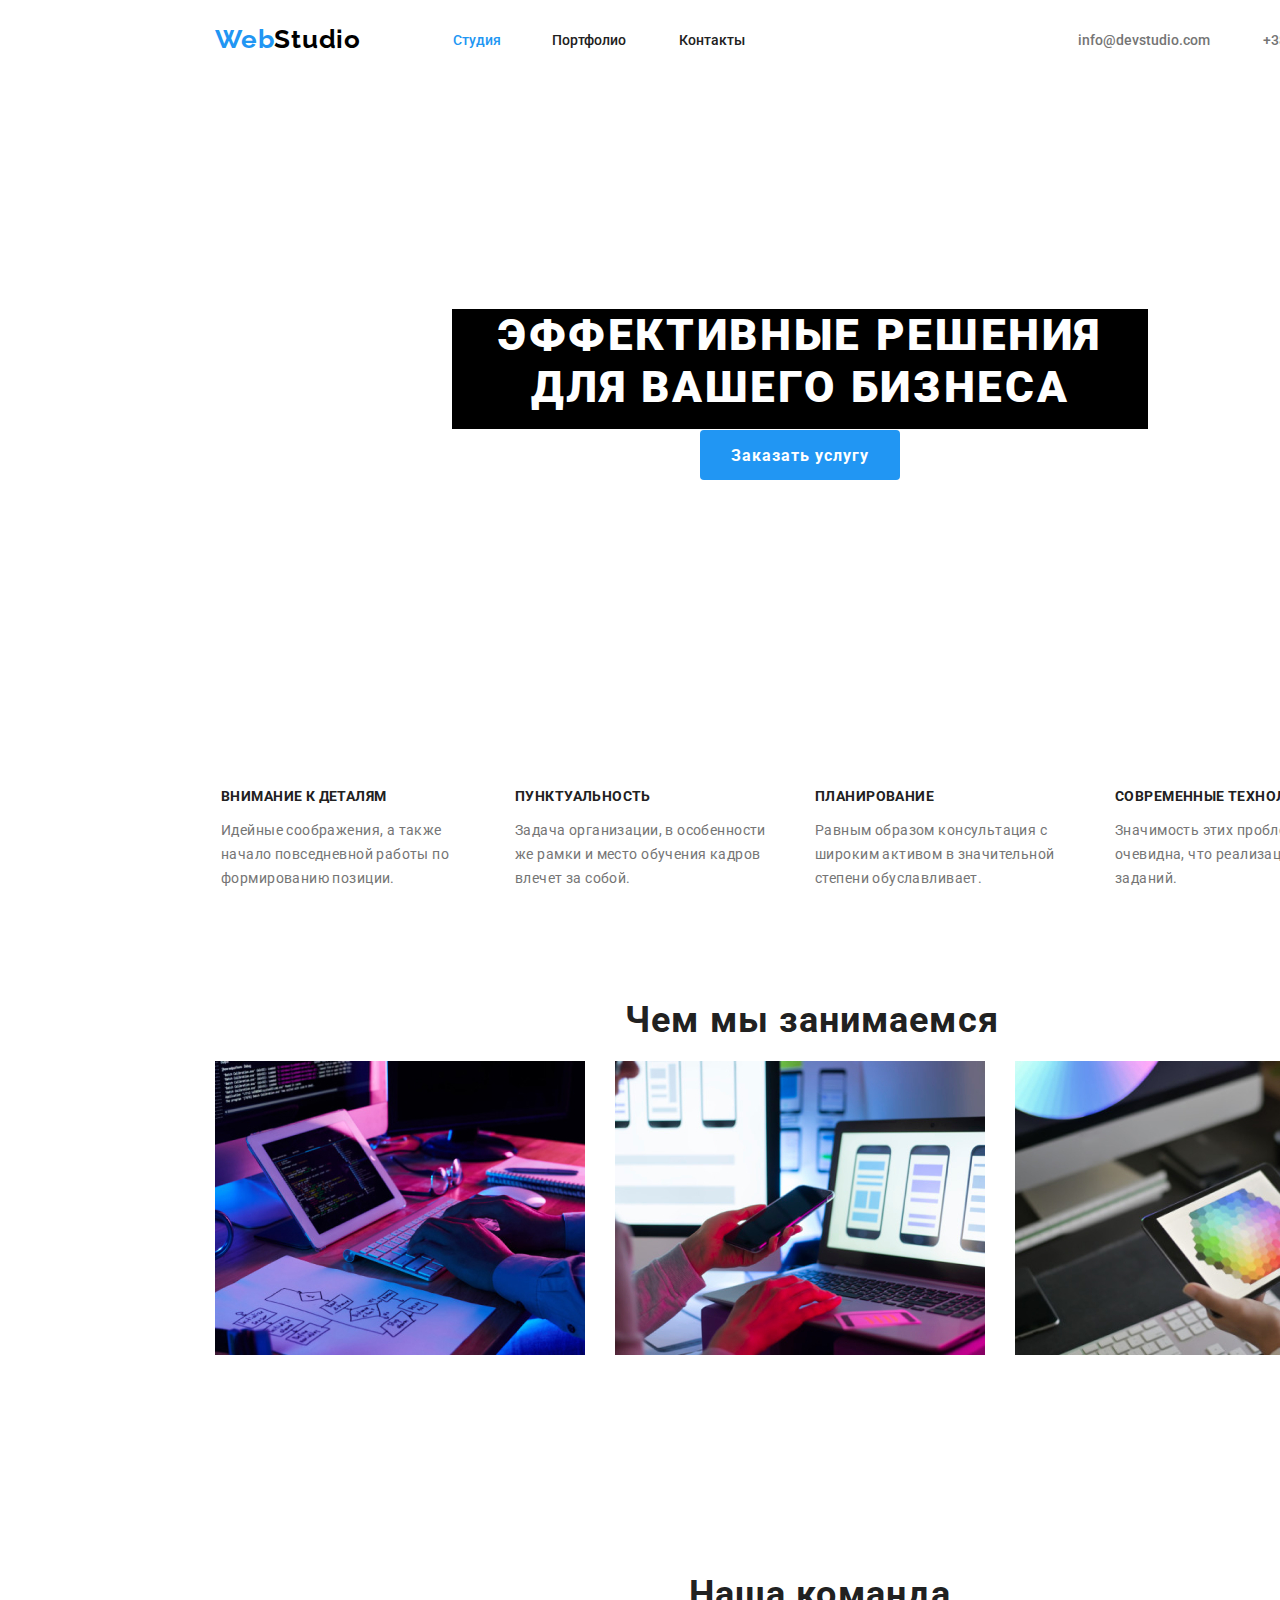
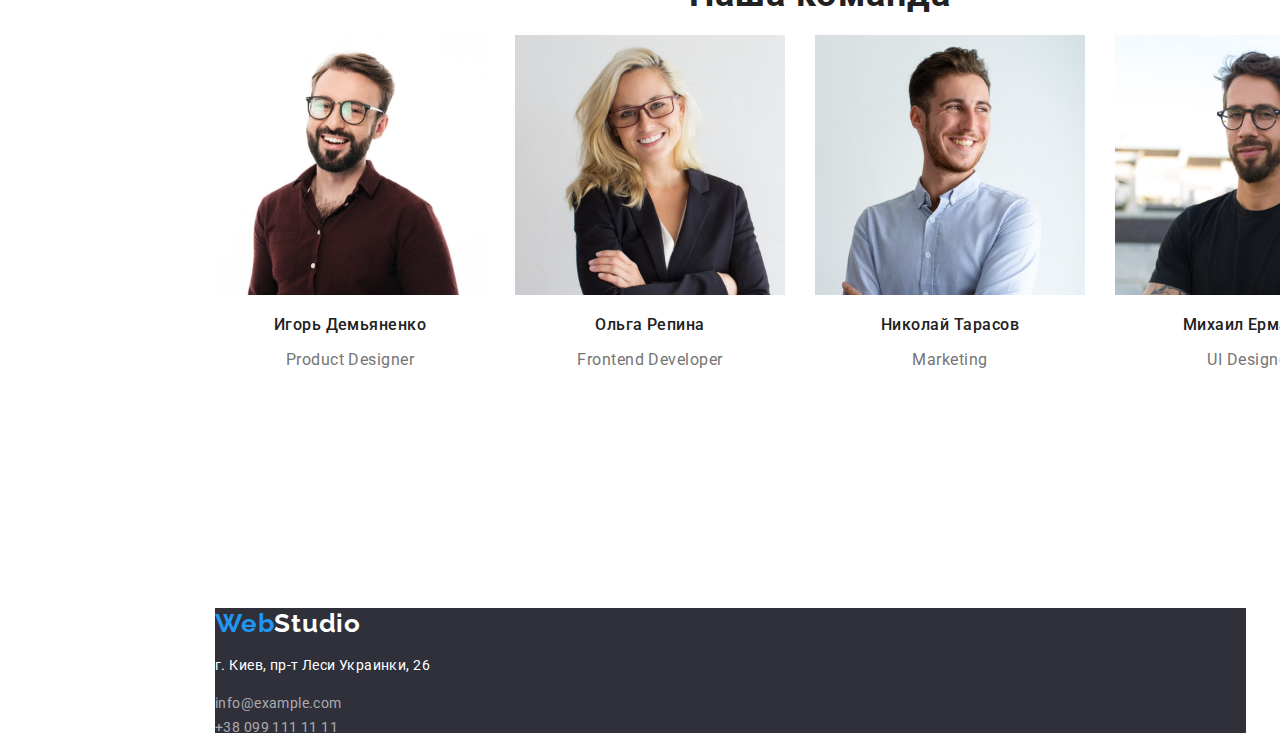
<file: index.html>
<!DOCTYPE html>
<html lang="en">
<head>
    <meta charset="UTF-8">
    <meta http-equiv="X-UA-Compatible" content="IE=edge">
    <meta name="viewport" content="width=device-width, initial-scale=1.0">
    
    <title>WebStudio</title>
    <link rel="stylesheet" href="css/styles.css">
    <link rel="preconnect" href="https://fonts.gstatic.com">
    <link href="https://fonts.googleapis.com/css2?family=Raleway:wght@700&family=Roboto:wght@700&display=swap" rel="stylesheet">
    <link rel="preconnect" href="https://fonts.gstatic.com">
    <link href="https://fonts.googleapis.com/css2?family=Raleway:wght@700&family=Roboto:wght@400;500;700;900&display=swap" rel="stylesheet">
</head>

<body>
    <header class="mainpage-header">
        <a href="index.html">
            <div class="logo">
                <span class="logo-web">Web</span>Studio
            </div>
        </a>
        <nav class="mainmenu">
            <ul>
                <li><a href="index.html" id="nav1-studio-blue">Студия</a></li>
                <li><a href="portfoliopage.html" id="nav1-portfolio">Портфолио</a></li>
                <li><a href="#" id="nav1-contacts">Контакты</a></li>
            </ul>
        </nav>
        <div class="info1">
            <a href="mailto:info@devstudio.com">info@devstudio.com</a>
        </div>
        <div class="info2">
            <a href="tel:+380961111111">+38 096 111 11 11</a>
        </div>
    </header>    

    <main>
        <h1 class="effective-solutions">ЭФФЕКТИВНЫЕ РЕШЕНИЯ ДЛЯ ВАШЕГО БИЗНЕСА</h1>
        <button class="button1" type="button" >Заказать услугу</button>
            <ul>
                <li>
                    <div class="attention">
                        <h3 class="h3-attention">ВНИМАНИЕ К ДЕТАЛЯМ</h3>
                        <p>
                        Идейные соображения, а также
                        начало повседневной работы по
                        формированию позиции.
                        </p>
                    </div>
                </li>
                <li>
                    <div class="punctuality">
                        <h3 class="h3-punctuality">ПУНКТУАЛЬНОСТЬ</h3>
                        <p>
                        Задача организации, в особенности
                        же рамки и место обучения кадров
                        влечет за собой.
                        </p>
                    </div>
                </li>
                <li>
                    <div class="planning">
                        <h3 class="h3-planning">ПЛАНИРОВАНИЕ</h3>
                        <p>
                        Равным образом консультация с
                        широким активом в значительной
                        степени обуславливает.
                        </p>
                    </div>
                </li>
                <li>
                    <div class="modern-technologies">
                        <h3 class="h3-modern-technologies">СОВРЕМЕННЫЕ ТЕХНОЛОГИИ</h3>
                        <p>
                        Значимость этих проблем настолько
                        очевидна, что реализация плановых
                        заданий.
                        </p>
                    </div>
                </li>
            </ul>
        <section>
            <h2 class="what">Чем мы занимаемся</h2>
            <ul>
                    <li><img id="what-img1" src="./images/main-page-img/typingman.jpg" alt="человек печатает на клавиатуре" width="370" height="294"></li>
                    <li><img id="what-img2" src="./images/main-page-img/manphone.jpg" alt="человек смотрит в телефон" width="370" height="294"></li>
                    <li><img id="what-img3" src="./images/main-page-img/paintingonpad.jpg" alt="человек рисует на планшете" width="370" height="294"></li>
            </ul>
        </section>
        <section>
            <h2 class="our-team">Наша команда</h2>
            <ul>
                <li>
                    <div class="our-team1">
                        <img
                        src="./images/main-page-img/igor.jpg"
                        alt="Фотография Игоря Демьяненко"
                        width="270"
                        />
                        <h3 class="our-team-h3">Игорь Демьяненко</h3>
                        <p class="specialization">Product Designer</p>
                    </div>
                </li>
                <li>
                    <div class="our-team2">
                        <img
                        src="./images/main-page-img/olga.jpg"
                        alt="Фотография Ольги Репиной"
                        width="270"
                        />
                        <h3 class="our-team-h3">Ольга Репина</h3>
                        <p class="specialization">Frontend Developer</p>
                    </div>
                </li>
                <li>
                    <div class="our-team3">
                        <img
                        src="./images/main-page-img/nikola.jpg"
                        alt="Фотография Николая Тарасова"
                        width="270"
                        />
                        <h3 class="our-team-h3">Николай Тарасов</h3>
                        <p class="specialization">Marketing</p>
                    </div>
                </li>
                <li>
                    <div class="our-team4">
                        <img 
                        src="./images/main-page-img/michael.jpg"
                        alt="Фотография Михаила Ермакова"
                        width="270"
                        />
                        <h3 class="our-team-h3">Михаил Ермаков</h3>
                        <p class="specialization">UI Designer</p>
                    </div>
                </li>
            </ul>
        </section>
    </main>

    <footer class="footer-mainpage">
        <a href="index.html">
            <div class="logo-footer">
                <span class="logo-web">Web</span><span class="studio-footer">Studio</span>
            </div>
        </a>

        <address>
            <p>г. Киев, пр-т Леси Украинки, 26</p>
            <a href="mailto:info@example.com">info@example.com</a><br>
            <a href="tel:+3809911111">+38 099 111 11 11</a>
        </address>
    </footer>
</body>
</html>
</file>
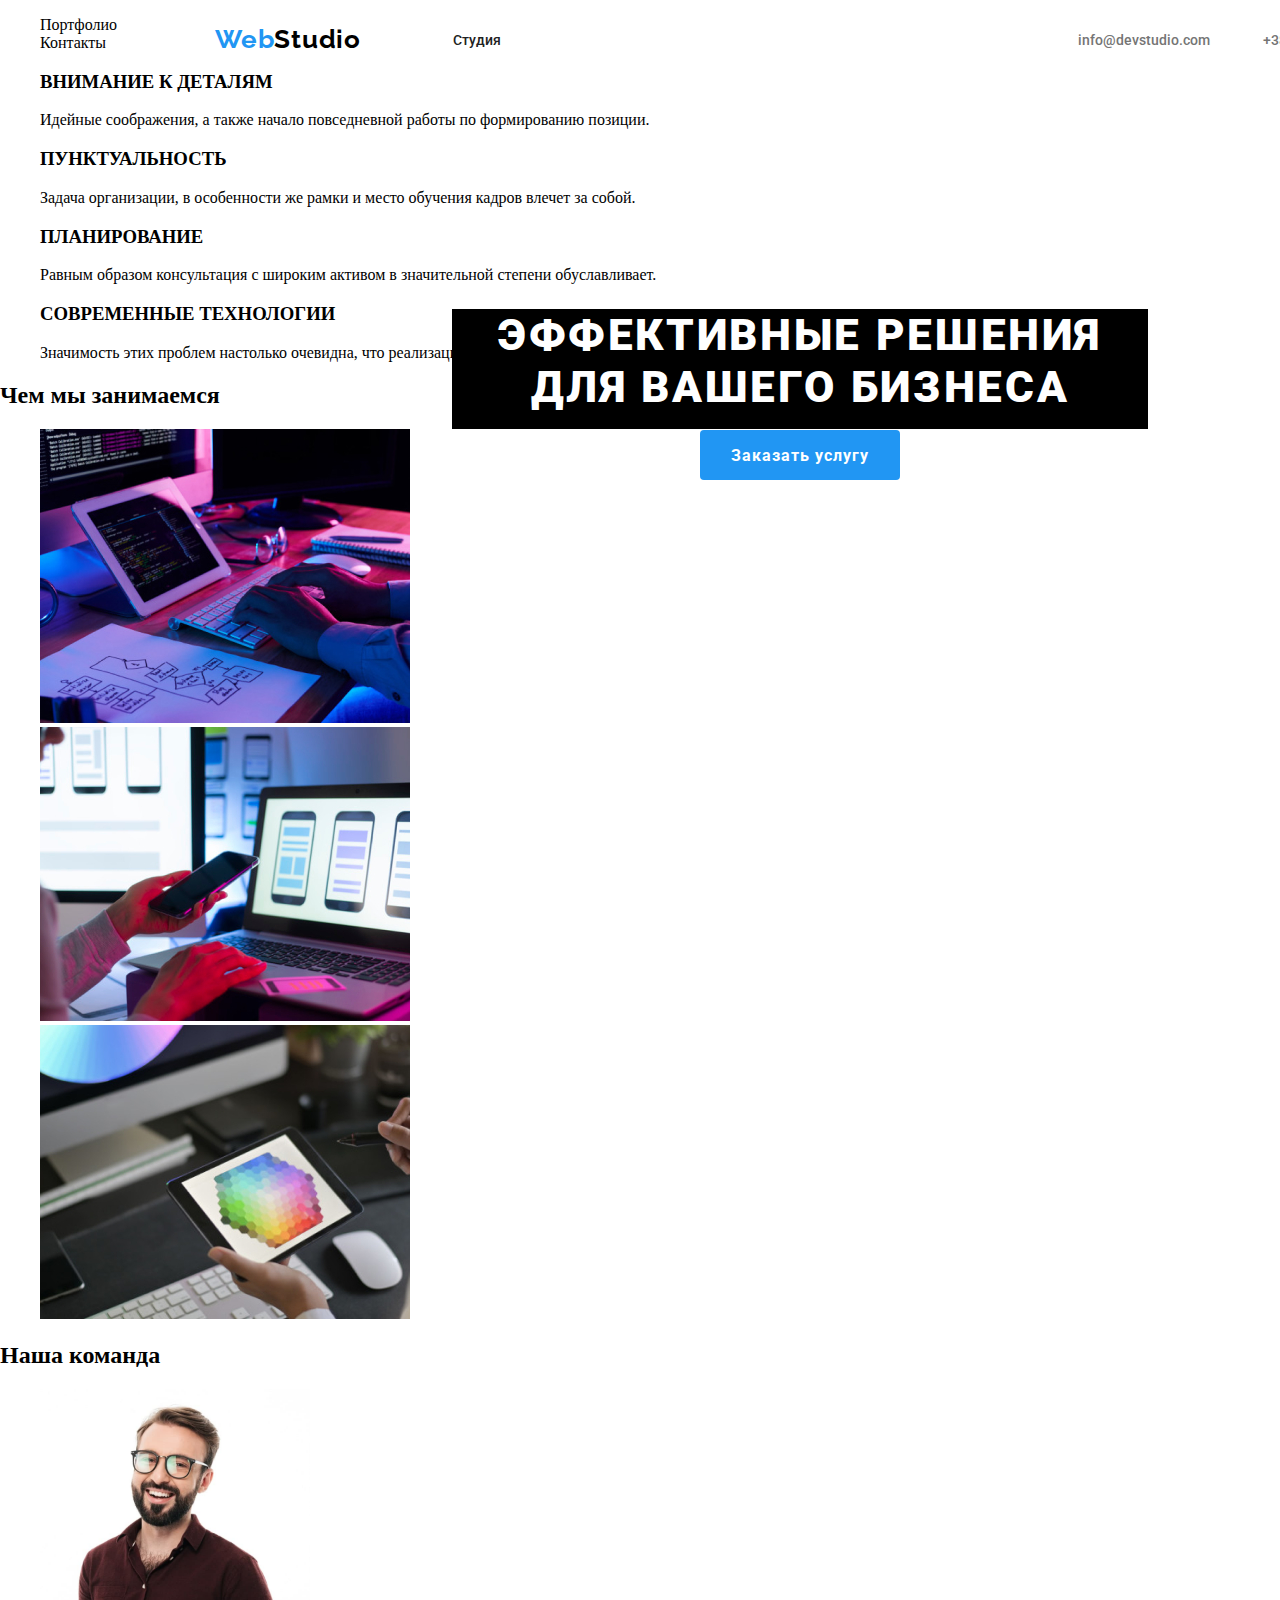
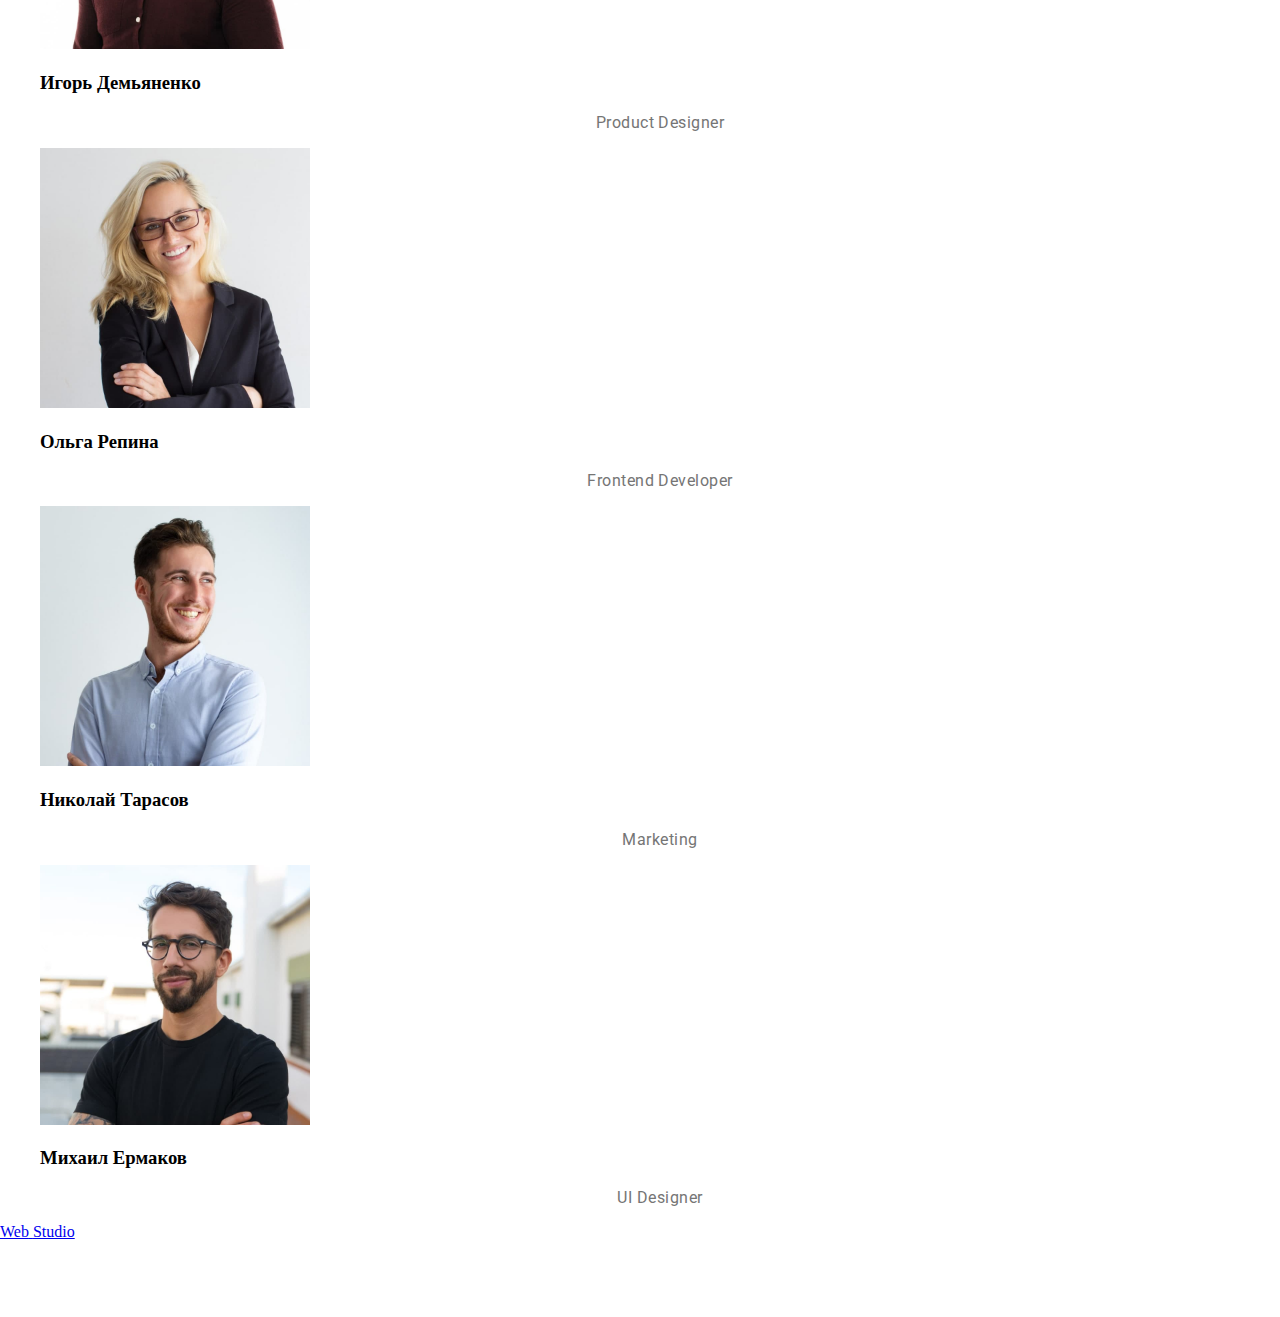
<file: index.html.html>
<!DOCTYPE html>
<html lang="en">
<head>
    <meta charset="UTF-8">
    <meta http-equiv="X-UA-Compatible" content="IE=edge">
    <meta name="viewport" content="width=device-width, initial-scale=1.0">
    
    <title>WebStudio</title>
    <link rel="stylesheet" href="css/styles.css">
    <link rel="preconnect" href="https://fonts.gstatic.com">
    <link href="https://fonts.googleapis.com/css2?family=Raleway:wght@100&display=swap" rel="stylesheet">
    <link rel="preconnect" href="https://fonts.gstatic.com">
    <link href="https://fonts.googleapis.com/css2?family=Roboto:wght@100&display=swap" rel="stylesheet">
</head>

<body>
    <header class="mainpage-header">
        <nav class="mainmenu">
            <ul>
                <li>
                    <a href="mainpage.html">
                        <div class="logo">
                            <span class="logo-web">Web</span>Studio
                        </div>
                    </a>
                </li>
                <div class="nav1">
                    <li><a href=mainpage.html id="nav1-studio">Студия</a></li>
                    <li><a href="portfoliopage.html">Портфолио</a></li>
                    <li><a href="#">Контакты</a></li>
                </div>
            </ul>
        </nav>
        <div class="info1">
            <a href="mailto:info@devstudio.com">info@devstudio.com</a>
        </div>
        <div class="info2">
            <a href="tel:+380961111111">+38 096 111 11 11</a>
        </div>
    </header>    

    <main>
        <h1 class="effective-solutions">ЭФФЕКТИВНЫЕ РЕШЕНИЯ ДЛЯ ВАШЕГО БИЗНЕСА</h1>
        <button class="button1" type="button" >Заказать услугу</button>
        <ul>
            <li>
                <h3>ВНИМАНИЕ К ДЕТАЛЯМ</h3>
                <p>
                Идейные соображения, а также
                начало повседневной работы по
                формированию позиции.
                </p>
            </li>
            <li>
                <h3>ПУНКТУАЛЬНОСТЬ</h3>
                <p>
                Задача организации, в особенности
                же рамки и место обучения кадров
                влечет за собой.
                </p>
            </li>
            <li>
                <h3>ПЛАНИРОВАНИЕ</h3>
                <p>
                Равным образом консультация с
                широким активом в значительной
                степени обуславливает.
                </p>
            </li>
            <li>
                <h3>СОВРЕМЕННЫЕ ТЕХНОЛОГИИ</h3>
                <p>
                Значимость этих проблем настолько
                очевидна, что реализация плановых
                заданий.
                </p>
            </li>
        </ul>
        
        <section>
            <h2>Чем мы занимаемся</h2>
            <ul>
                <li><img src="/images/Main Page/typingman.jpg" alt="человек печатает на клавиатуре" width="370" height="294"></li>
                <li><img src="/images/Main Page/manphone.jpg" alt="человек смотрит в телефон" width="370" height="294"></li>
                <li><img src="/images/Main Page/paintingonpad.jpg" alt="человек рисует на планшете" width="370" height="294"></li>
            </ul>
        </section>
        <section>
            <h2>Наша команда</h2>
            <ul>
                <li>
                    <img
                    src="/images/Main Page/igor.jpg"
                    alt="Фотография Игоря Демьяненко"
                    width="270"
                    />
                    <h3>Игорь Демьяненко</h3>
                    <p class="specialization">Product Designer</p>
                </li>
                <li>
                    <img
                    src="/images/Main Page/olga.jpg"
                    alt="Фотография Ольги Репиной"
                    width="270"
                    />
                    <h3>Ольга Репина</h3>
                    <p class="specialization">Frontend Developer</p>
                </li>
                <li>
                    <img
                    src="/images/Main Page/nikola.jpg"
                    alt="Фотография Николая Тарасова"
                    width="270"
                    />
                    <h3>Николай Тарасов</h3>
                    <p class="specialization">Marketing</p>
                </li>
                <li>
                    <img 
                    src="/images/Main Page/michael.jpg"
                    alt="Фотография Михаила Ермакова"
                    width="270"
                    />
                    <h3>Михаил Ермаков</h3>
                    <p class="specialization">UI Designer</p>
                </li>
            </ul>
        </section>
    </main>

    <footer>
        <a href="#">
            <span class="Web">Web</span>
            <span class="Studio">Studio</span>
        </a>

        <address>
            <p>г. Киев, пр-т Леси Украинки, 26</p>
            <a href="mailto:info@example.com">info@example.com</a>
            <a href="tel:+38 099 111 11">+38 099 111 11 11</a>
        </address>
    </footer>
</body>
</html>
</file>
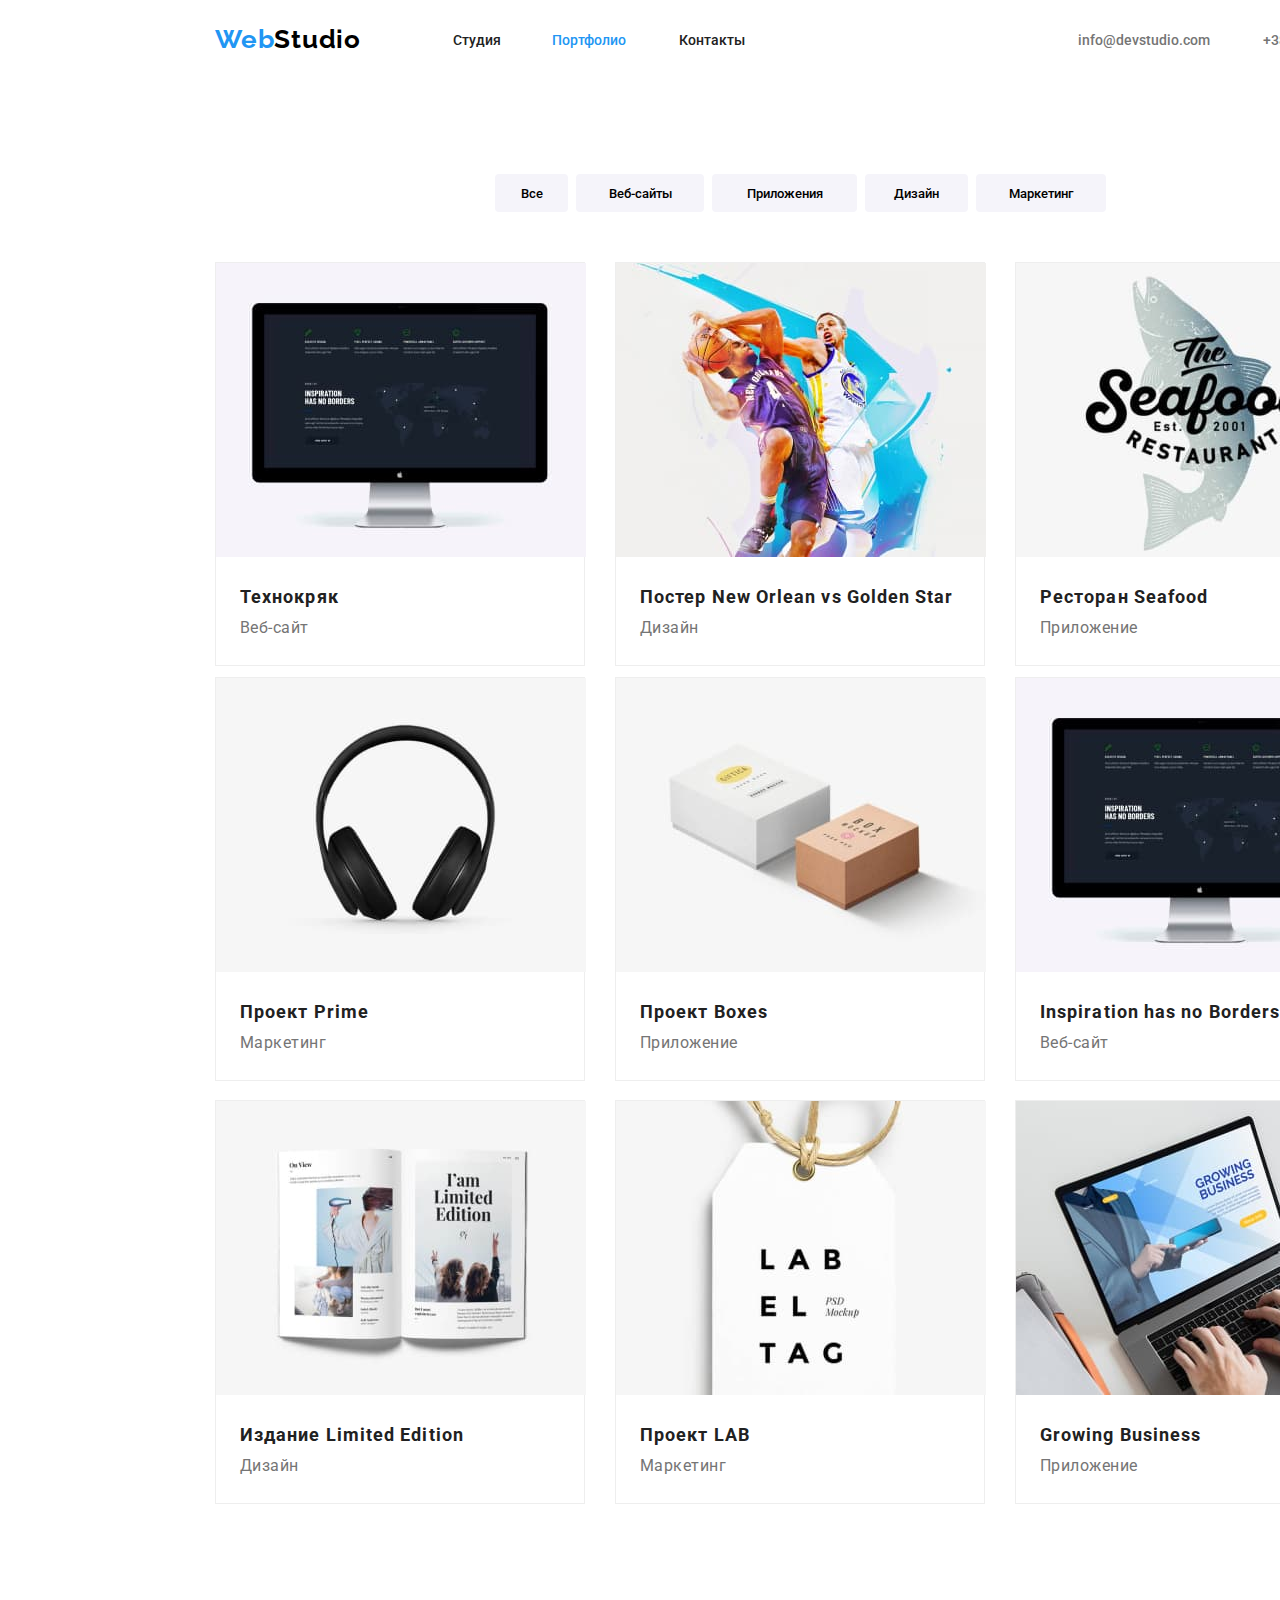
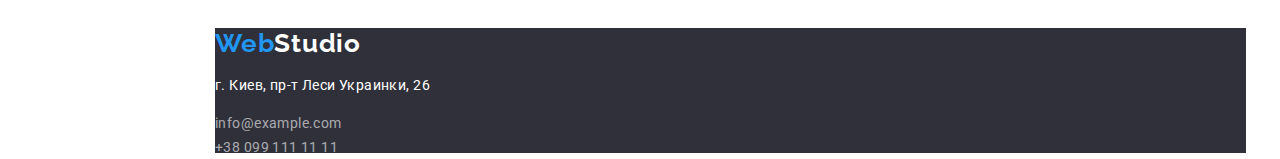
<file: portfoliopage.html>
<!DOCTYPE html>
<html lang="en">
<head>
    <meta charset="UTF-8">
    <meta http-equiv="X-UA-Compatible" content="IE=edge">
    <meta name="viewport" content="width=device-width, initial-scale=1.0">
    <title>goit-markup-hw-02</title>
    <link rel="stylesheet" href="css/styles.css">
    <link rel="preconnect" href="https://fonts.gstatic.com">
    <link href="https://fonts.googleapis.com/css2?family=Raleway:wght@700&display=swap" rel="stylesheet">
    <link rel="preconnect" href="https://fonts.gstatic.com">
    <link href="https://fonts.googleapis.com/css2?family=Roboto:wght@400;500;700;900&display=swap" rel="stylesheet">
</head>
<body class="body2">
    <header class="mainpage-header">
        <a href="index.html">
            <div class="logo">
                <span class="logo-web">Web</span>Studio
            </div>
        </a>
        <nav class="mainmenu">
            <ul>
                <li><a href="index.html" id="nav1-studio">Студия</a></li>
                <li><a href="portfoliopage.html" id="nav1-portfolio-blue">Портфолио</a></li>
                <li><a href="#" id="nav1-contacts">Контакты</a></li>
            </ul>
        </nav>
        <div class="info1">
            <a href="mailto:info@devstudio.com">info@devstudio.com</a>
        </div>
        <div class="info2">
            <a href="tel:+380961111111">+380961111111</a>
        </div>
    </header>    
    <main>
        <section class="buttons-portfolio">
            <ul> 
                    <li><button type="button" class="button-portfolio1">Все</button></li>
                    <li><button type="button" class="button-portfolio2">Веб-сайты</button></li>
                    <li><button type="button" class="button-portfolio3">Приложения</button></li>
                    <li><button type="button" class="button-portfolio4">Дизайн</button></li>
                    <li><button type="button" class="button-portfolio5">Маркетинг</button></li>
            </ul>
        </section>
        <section class="section2">
            <ul>
                <li>
                    <div class="techno_quack">
                        <img
                        src="./images/portfolio-page-img/computer.jpg"
                        alt="Ноутбук с сайтом"
                        width="370"
                        />
                        <h3>Технокряк</h3>
                        <p>Веб-сайт</p>
                    </div>
                </li>
                <li>
                    <div class="poster">
                        <img
                        src="./images/portfolio-page-img/poster.jpg"
                        alt="постер с баскетболистами"
                        width="370"
                        />
                        <h3>Постер New Orlean vs Golden Star</h3>
                        <p>Дизайн</p>
                    </div>
                </li>
                <li>
                    <div class="seafood">
                        <img
                        src="./images/portfolio-page-img/seafood.jpg"
                        alt="логотип Seafood"
                        width="370"
                        />
                        <h3>Ресторан Seafood</h3>
                        <p>Приложение</p>
                    </div>
                </li>
                <li>
                    <div class="headphones">
                        <img
                        src="./images/portfolio-page-img/headphones.jpg"
                        alt="наушники"
                        width="370"/> 
                        <h3>Проект Prime</h3>
                        <p>Маркетинг</p>
                    </div>
                </li>
                <li>
                    <div class="boxes">
                        <img
                        src="./images/portfolio-page-img/boxes.jpg"
                        alt="коробки"
                        width="370"/>
                        <h3>Проект Boxes</h3>
                        <p>Приложение</p>
                    </div>
                </li>
                <li>
                    <div class="computer">
                        <img
                        src="./images/portfolio-page-img/computer.jpg"
                        alt="компьютер"
                        width="370"/>
                        <h3>Inspiration has no Borders</h3>
                        <p>Веб-сайт</p>
                    </div>
                </li>
                
                <li>
                    <div class="limited">
                        <img
                        src="./images/portfolio-page-img/book.jpg"
                        alt="книга с картинками"
                        width="370"
                        />
                        <h3>Издание Limited Edition</h3>
                        <p>Дизайн</p>
                    </div>
                </li>
                <li>
                    <div class="labeltag">
                        <img
                        src="./images/portfolio-page-img/labeltag.jpg"
                        alt="ярлык с логотипом"
                        width="370"
                        />
                        <h3>Проект LAB</h3>
                        <p>Маркетинг</p>
                    </div>
                </li>
                <li>
                    <div class="growingbiz">
                        <img
                        src="./images/portfolio-page-img/growingbiz.jpg"
                        alt="ноутбук с сайтом Growing Business"
                        width="370"
                        />
                        <h3>Growing Business</h3>
                        <p>Приложение</p>
                    </div>
                </li>
            </ul>
        </section>
    </main>
    
    <footer class="footer-portfolio">
        <a href="index.html">
            <div class="logo-footer">
                <span class="logo-web">Web</span><span class="studio-footer">Studio</span>
            </div>
        </a>

        <address>
            <p>г. Киев, пр-т Леси Украинки, 26</p>
            <a href="mailto:info@example.com">info@example.com</a><br>
            <a href="tel:+3809911111">+38 099 111 11 11</a>
        </address>
    </footer>
</body>
</html>
</file>
<file: css/styles.css>
body {
  max-width: 1600px;
  max-height: 2349px;
  margin: 0px;
}
.body2 {
  max-width: 1600px;
  max-height: 1880px;
  margin: 0px;
}
li {
  list-style-type: none;
}
.mainpage-header a {
  text-decoration: none;
  color: black;
}
.logo {
  position: absolute;
  width: 145px;
  height: 31px;
  left: 215px;
  top: 24px;

  font-family: "Raleway";
  font-style: normal;
  font-weight: 700;
  font-size: 26px;
  line-height: 31px;

  letter-spacing: 0.03em;
}

.logo-web {
  color: #2196f3;
}

#nav1-studio-blue {
  position: absolute;
  width: 49px;
  height: 16px;
  left: 453px;
  top: 32px;

  font-family: "Roboto", sans-serif;
  font-weight: 500;
  font-size: 14px;
  line-height: 16px;
  letter-spacing: 0.02px;
  color: #2196f3;
}
#nav1-studio {
  position: absolute;
  width: 49px;
  height: 16px;
  left: 453px;
  top: 32px;

  font-family: "Roboto", sans-serif;
  font-weight: 500;
  font-size: 14px;
  line-height: 16px;
  letter-spacing: 0.02px;
  color: #212121;
}
#nav1-studio:hover,
#nav1-studio:focus {
  color: #2196f3;
}

#nav1-portfolio-blue {
  position: absolute;
  width: 77px;
  height: 16px;
  left: 552px;
  top: 32px;
  font-family: "Roboto", sans-serif;
  font-weight: 500;
  font-size: 14px;
  line-height: 16px;
  letter-spacing: 0.02px;
  color: #2196f3;
}

#nav1-portfolio {
  position: absolute;
  width: 77px;
  height: 16px;
  left: 552px;
  top: 32px;
  font-family: "Roboto", sans-serif;
  font-weight: 500;
  font-size: 14px;
  line-height: 16px;
  letter-spacing: 0.02px;
  color: #212121;
}
#nav1-portfolio:hover,
#nav1-portfolio:focus {
  color: #2196f3;
}

#nav1-contacts {
  position: absolute;
  width: 68px;
  height: 16px;
  left: 679px;
  top: 32px;

  font-family: "Roboto", sans-serif;
  font-weight: 500;
  font-size: 14px;
  line-height: 16px;
  letter-spacing: 0.02px;
  color: #212121;
}
#nav1-contacts:hover,
#nav1-contacts:focus {
  color: #2196f3;
}
.info1 {
  position: absolute;
  width: 135px;
  height: 16px;
  top: 32px;
  left: 1078px;
  font-weight: 500;
  font-size: 14px;
  letter-spacing: 0, 02em;
  font-family: "Roboto", sans-serif;
}
.info1 a {
  color: #757575;
}
.info1 a:hover,
.info1 a:focus {
  color: #2196f3;
}

.info2 {
  position: absolute;
  width: 122px;
  height: 16px;
  left: 1263px;
  top: 32px;
  font-size: 14px;
  line-height: 16px;
  letter-spacing: 0, 02em;
  font-family: "Roboto", sans-serif;
  font-weight: 500;
}
.info2 a {
  color: #757575;
}
.info2 a:hover .info2 a:focus {
  color: #2196f3;
}

.effective-solutions {
  position: absolute;
  width: 696px;
  height: 120px;
  left: 452px;
  top: 280px;
  text-align: center;
  font-family: "Roboto", sans-serif;
  font-weight: 900;
  font-size: 44px;
  letter-spacing: 0.06em;
  color: white;
  background-color: black;
}
.button1 {
  position: absolute;
  width: 200px;
  height: 50px;
  left: 700px;
  top: 430px;
  letter-spacing: 0.06em;
  font-family: "Roboto", sans-serif;
  font-weight: bold;
  background-color: #2196f3;
  border-radius: 4px;
  color: white;
  font-size: 16px;
  border: none;
}

.attention {
  position: absolute;
  width: 270px;
  height: 101px;
  left: 221px;
  top: 774px;
  font-family: "Roboto", sans-serif;
  font-style: normal;
  font-weight: 400;
  font-size: 14px;
  line-height: 24px;
  letter-spacing: 0.03em;
  color: #757575;
}
.punctuality {
  position: absolute;
  width: 270px;
  height: 101px;
  left: 515px;
  top: 774px;
  font-family: "Roboto", sans-serif;
  font-style: normal;
  font-weight: 400;
  font-size: 14px;
  line-height: 24px;
  letter-spacing: 0.03em;
  color: #757575;
}
.planning {
  position: absolute;
  width: 270px;
  height: 101px;
  left: 815px;
  top: 774px;
  font-family: "Roboto", sans-serif;
  font-style: normal;
  font-weight: 400;
  font-size: 14px;
  line-height: 24px;
  letter-spacing: 0.03em;
  color: #757575;
}
.modern-technologies {
  position: absolute;
  width: 270px;
  height: 101px;
  left: 1115px;
  top: 774px;
  font-family: "Roboto", sans-serif;
  font-style: normal;
  font-weight: 400;
  font-size: 14px;
  line-height: 24px;
  letter-spacing: 0.03em;
  color: #757575;
}
.h3-attention {
  font-family: "Roboto", sans-serif;
  font-style: normal;
  font-weight: 700;
  font-size: 14px;
  line-height: 16px;
  letter-spacing: 0.03em;
  text-transform: uppercase;
  color: #212121;
}
.h3-punctuality {
  font-family: "Roboto", sans-serif;
  font-style: normal;
  font-weight: 700;
  font-size: 14px;
  line-height: 16px;
  letter-spacing: 0.03em;
  text-transform: uppercase;
  color: #212121;
}
.h3-planning {
  font-family: "Roboto", sans-serif;
  font-style: normal;
  font-weight: 700;
  font-size: 14px;
  line-height: 16px;
  letter-spacing: 0.03em;
  text-transform: uppercase;
  color: #212121;
}
.h3-modern-technologies {
  font-family: "Roboto", sans-serif;
  font-style: normal;
  font-weight: 700;
  font-size: 14px;
  line-height: 16px;
  letter-spacing: 0.03em;
  text-transform: uppercase;
  color: #212121;
}
.what {
  position: absolute;
  width: 400px;
  height: 42px;
  left: 612px;
  top: 969px;

  font-family: "Roboto", sans-serif;
  font-style: normal;
  font-weight: 700;
  font-size: 36px;
  line-height: 42px;
  text-align: center;
  letter-spacing: 0.03em;
  color: #212121;
}
#what-img1 {
  position: absolute;
  width: 370px;
  height: 294px;
  left: 215px;
  top: 1061px;
}
#what-img2 {
  position: absolute;
  width: 370px;
  height: 294px;
  left: 615px;
  top: 1061px;
}
#what-img3 {
  position: absolute;
  width: 370px;
  height: 294px;
  left: 1015px;
  top: 1061px;
}
.our-team {
  position: absolute;
  width: 304px;
  height: 42px;
  left: 668px;
  top: 1543px;

  font-family: "Roboto", sans-serif;
  font-style: normal;
  font-weight: 700;
  font-size: 36px;
  line-height: 42px;
  text-align: center;
  letter-spacing: 0.03em;

  color: #212121;
}
.our-team1 {
  position: absolute;
  width: 270px;
  height: 368px;
  left: 215px;
  top: 1635px;
}
.our-team2 {
  position: absolute;
  width: 270px;
  height: 368px;
  left: 515px;
  top: 1635px;
}
.our-team3 {
  position: absolute;
  width: 270px;
  height: 368px;
  left: 815px;
  top: 1635px;
}
.our-team4 {
  position: absolute;
  width: 270px;
  height: 368px;
  left: 1115px;
  top: 1635px;
}
.our-team-h3 {
  font-family: "Roboto", sans-serif;
  font-style: normal;
  font-weight: 500;
  font-size: 16px;
  line-height: 19px;
  text-align: center;
  letter-spacing: 0.03em;
  color: #212121;
}
.specialization {
  font-family: "Roboto", sans-serif;
  font-style: normal;
  font-weight: 400;
  font-size: 16px;
  line-height: 19px;
  text-align: center;
  letter-spacing: 0.03em;
  color: #757575;
}
.footer-mainpage {
  position: absolute;
  width: 1031px;
  height: 125px;
  left: 215px;
  top: 2208px;
  background-color: #2f303a;
}
.footer-mainpage a {
  text-decoration: none;
}

.logo-footer {
  font-family: "Raleway", sans-serif;
  font-style: normal;
  font-weight: 700;
  font-size: 26px;
  line-height: 31px;
  letter-spacing: 0.03em;
}
.studio-footer {
  color: white;
}
address p {
  font-family: "Roboto", sans-serif;
  font-style: normal;
  font-weight: 400;
  font-size: 14px;
  line-height: 24px;

  letter-spacing: 0.03em;

  color: #ffffff;
}
address a {
  font-family: "Roboto", sans-serif;
  font-style: normal;
  font-weight: 400;
  font-size: 14px;
  line-height: 24px;

  letter-spacing: 0.03em;

  color: rgba(255, 255, 255, 0.6);
}
/* Portfoliopage.html */
li {
  list-style-type: none;
}
.button-portfolio1 {
  position: absolute;
  width: 73px;
  height: 38px;
  left: 495px;
  top: 174px;
  background: #f5f4fa;
  border-radius: 4px;
  border: none;
  font-weight: 500;
  font-family: "Roboto", sans-serif;
}
.button-portfolio1:hover,
.button-portfolio1:focus {
  background: #2196f3;
  color: white;
}
.button-portfolio2 {
  position: absolute;
  width: 128px;
  height: 38px;
  left: 576px;
  top: 174px;
  background: #f5f4fa;
  border-radius: 4px;
  border: none;
  font-weight: 500;
  font-family: "Roboto", sans-serif;
}
.button-portfolio2:hover,
.button-portfolio2:focus {
  background: #2196f3;
  color: white;
}
.button-portfolio3 {
  position: absolute;
  width: 145px;
  height: 38px;
  left: 712px;
  top: 174px;
  border: none;
  background: #f5f4fa;
  border-radius: 4px;
  font-weight: 500;
  font-family: "Roboto", sans-serif;
}
.button-portfolio3:hover,
.button-portfolio3:focus {
  background: #2196f3;
  color: white;
}
.button-portfolio4 {
  position: absolute;
  width: 103px;
  height: 38px;
  left: 865px;
  top: 174px;
  border: none;
  background: #f5f4fa;
  border-radius: 4px;
  font-weight: 500;
  font-family: "Roboto", sans-serif;
}
.button-portfolio4:hover,
.button-portfolio4:focus {
  background: #2196f3;
  color: white;
}
.button-portfolio5 {
  position: absolute;
  width: 130px;
  height: 38px;
  left: 976px;
  top: 174px;
  border: none;
  background: #f5f4fa;
  border-radius: 4px;
  font-family: "Roboto", sans-serif;
  font-weight: 500;
}
.button-portfolio5:hover,
.button-portfolio5:focus {
  background: #2196f3;
  color: white;
}
.techno_quack {
  position: absolute;
  width: 370px;
  height: 404px;
  left: 215px;
  top: 262px;

  background: #ffffff;
  border: 1px solid #eeeeee;
  box-sizing: border-box;
}
.poster {
  position: absolute;
  width: 370px;
  height: 404px;
  left: 615px;
  top: 262px;
  background: #ffffff;
  border: 1px solid #eeeeee;
  box-sizing: border-box;
}
.seafood {
  position: absolute;
  width: 370px;
  height: 404px;
  left: 1015px;
  top: 262px;

  background: #ffffff;
  border: 1px solid #eeeeee;
  box-sizing: border-box;
}
.headphones {
  position: absolute;
  width: 370px;
  height: 404px;
  left: 215px;
  top: 677px;

  background: #ffffff;
  border: 1px solid #eeeeee;
  box-sizing: border-box;
}
.boxes {
  position: absolute;
  width: 370px;
  height: 404px;
  left: 615px;
  top: 677px;

  background: #ffffff;
  border: 1px solid #eeeeee;
  box-sizing: border-box;
}
.computer {
  position: absolute;
  width: 370px;
  height: 404px;
  left: 1015px;
  top: 677px;

  background: #ffffff;
  border: 1px solid #eeeeee;
  box-sizing: border-box;
}
.limited {
  position: absolute;
  width: 370px;
  height: 404px;
  left: 215px;
  top: 1100px;

  background: #ffffff;
  border: 1px solid #eeeeee;
  box-sizing: border-box;
}
.labeltag {
  position: absolute;
  width: 370px;
  height: 404px;
  left: 615px;
  top: 1100px;

  background: #ffffff;
  border: 1px solid #eeeeee;
  box-sizing: border-box;
}
.growingbiz {
  position: absolute;
  width: 370px;
  height: 404px;
  left: 1015px;
  top: 1100px;

  background: #ffffff;
  border: 1px solid #eeeeee;
  box-sizing: border-box;
}
.section2 h3 {
  position: absolute;
  width: 362px;
  height: 36px;
  left: 24px;
  font-family: "Roboto", sans-serif;
  font-style: normal;
  font-weight: 700;
  font-size: 18px;
  line-height: 36px;
  letter-spacing: 0.06em;
  color: #212121;
}
.section2 p {
  position: absolute;
  width: 362px;
  height: 36px;
  left: 24px;
  top: 334px;
  font-family: "Roboto", sans-serif;
  font-style: normal;
  font-weight: normal;
  font-size: 16px;
  line-height: 30px;

  letter-spacing: 0.03em;

  color: #757575;
}

.footer-portfolio {
  position: absolute;
  width: 1031px;
  height: 125px;
  left: 215px;
  top: 1628px;
  background-color: #2f303a;
}
.footer-portfolio a {
  text-decoration: none;
}

.logo-portfolio {
  position: absolute;
  width: 145px;
  height: 31px;
  left: 215px;
  top: 1688px;

  font-family: "Raleway", sans-serif;
  font-style: normal;
  font-weight: bold;
  font-size: 26px;
  line-height: 31px;

  letter-spacing: 0.03em;

  color: #2196f3;
}

address p {
  font-family: "Roboto", sans-serif;
  font-style: normal;
  font-weight: 400;
  font-size: 14px;
  line-height: 24px;

  letter-spacing: 0.03em;

  color: #ffffff;
}
address a {
  font-family: "Roboto", sans-serif;
  font-style: normal;
  font-weight: 400;
  font-size: 14px;
  line-height: 24px;

  letter-spacing: 0.03em;

  color: rgba(255, 255, 255, 0.6);
}
</file>
